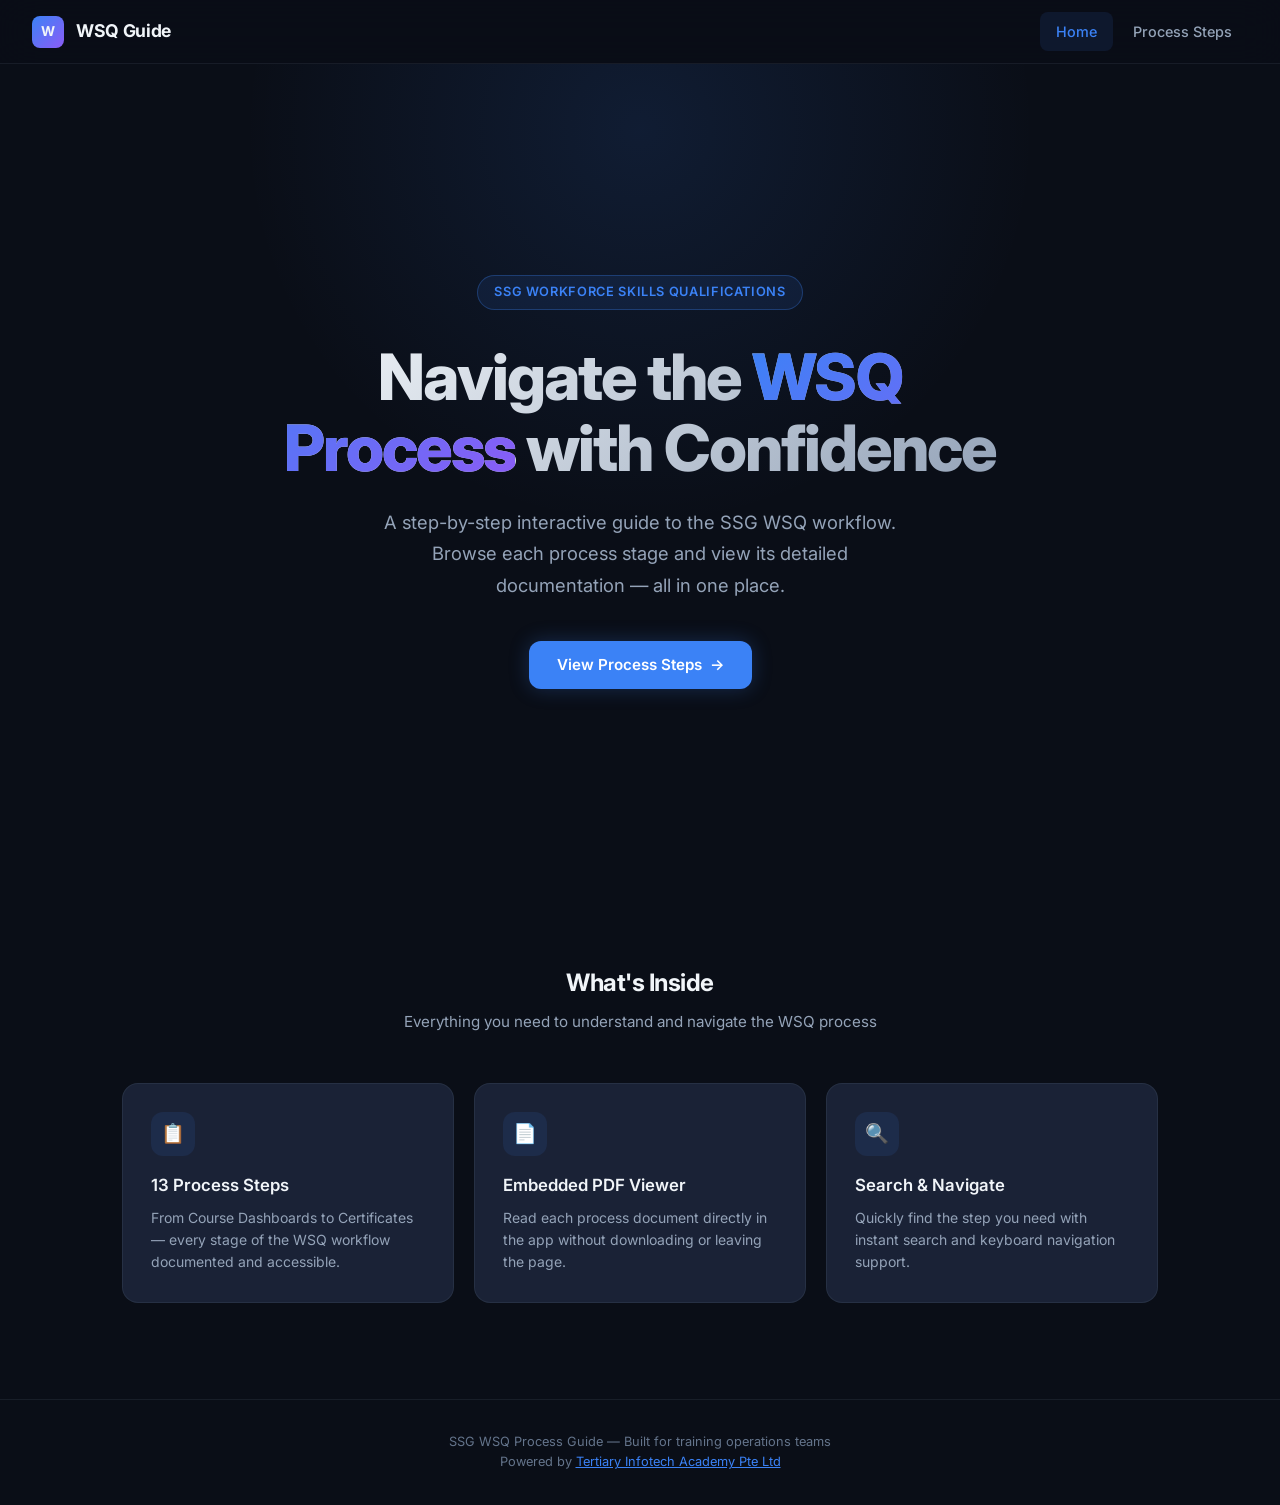
<file: index.html>
<!DOCTYPE html>
<html lang="en">
<head>
  <meta charset="UTF-8">
  <meta name="viewport" content="width=device-width, initial-scale=1.0">
  <title>SSG WSQ Process Guide</title>
  <link rel="preconnect" href="https://fonts.googleapis.com">
  <link rel="preconnect" href="https://fonts.gstatic.com" crossorigin>
  <link href="https://fonts.googleapis.com/css2?family=Inter:wght@400;500;600;700;800&display=swap" rel="stylesheet">
  <link rel="stylesheet" href="css/styles.css">
</head>
<body>

  <!-- Navbar -->
  <nav class="navbar" role="navigation" aria-label="Main navigation">
    <a href="index.html" class="navbar-brand">
      <div class="logo-icon">W</div>
      <span>WSQ Guide</span>
    </a>
    <div class="navbar-links">
      <a href="index.html" class="active">Home</a>
      <a href="steps.html">Process Steps</a>
    </div>
  </nav>

  <!-- Hero -->
  <section class="hero">
    <div class="hero-content">
      <div class="hero-badge">SSG Workforce Skills Qualifications</div>
      <h1>Navigate the <span>WSQ Process</span> with Confidence</h1>
      <p>
        A step-by-step interactive guide to the SSG WSQ workflow. Browse each process stage and view its detailed documentation — all in one place.
      </p>
      <div class="hero-actions">
        <a href="steps.html" class="btn btn-primary">
          View Process Steps
          <span>&rarr;</span>
        </a>
      </div>
    </div>
  </section>

  <!-- Features -->
  <section class="features">
    <h2 class="features-title">What's Inside</h2>
    <p class="features-subtitle">Everything you need to understand and navigate the WSQ process</p>
    <div class="features-grid">
      <div class="feature-card">
        <div class="feature-icon">&#x1F4CB;</div>
        <h3>13 Process Steps</h3>
        <p>From Course Dashboards to Certificates — every stage of the WSQ workflow documented and accessible.</p>
      </div>
      <div class="feature-card">
        <div class="feature-icon">&#x1F4C4;</div>
        <h3>Embedded PDF Viewer</h3>
        <p>Read each process document directly in the app without downloading or leaving the page.</p>
      </div>
      <div class="feature-card">
        <div class="feature-icon">&#x1F50D;</div>
        <h3>Search & Navigate</h3>
        <p>Quickly find the step you need with instant search and keyboard navigation support.</p>
      </div>
    </div>
  </section>

  <!-- Footer -->
  <footer class="footer">
    SSG WSQ Process Guide &mdash; Built for training operations teams<br>
    Powered by <a href="https://www.tertiarycourses.com.sg" target="_blank" rel="noopener" style="color:var(--accent);text-decoration:underline;">Tertiary Infotech Academy Pte Ltd</a>
  </footer>

  <script src="js/app.js"></script>
</body>
</html>
</file>
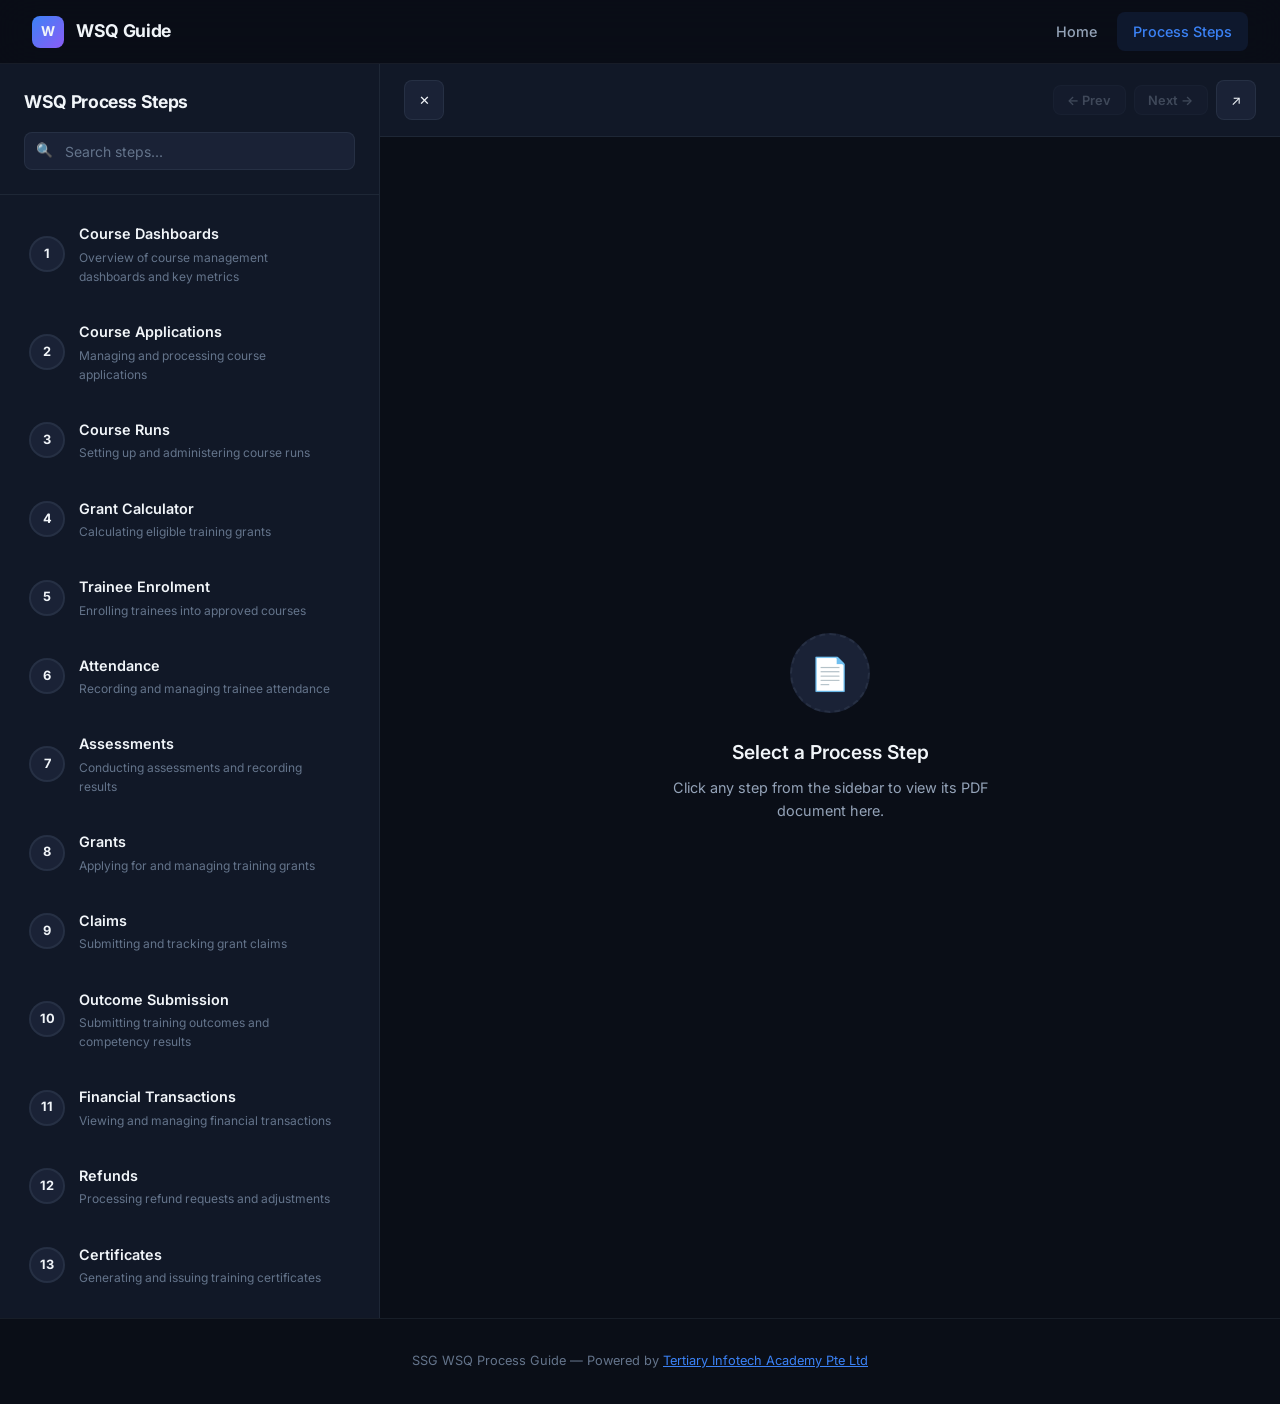
<file: steps.html>
<!DOCTYPE html>
<html lang="en">
<head>
  <meta charset="UTF-8">
  <meta name="viewport" content="width=device-width, initial-scale=1.0">
  <title>Process Steps — SSG WSQ Guide</title>
  <link rel="preconnect" href="https://fonts.googleapis.com">
  <link rel="preconnect" href="https://fonts.gstatic.com" crossorigin>
  <link href="https://fonts.googleapis.com/css2?family=Inter:wght@400;500;600;700;800&display=swap" rel="stylesheet">
  <link rel="stylesheet" href="css/styles.css">
</head>
<body>

  <!-- Navbar -->
  <nav class="navbar" role="navigation" aria-label="Main navigation">
    <a href="index.html" class="navbar-brand">
      <div class="logo-icon">W</div>
      <span>WSQ Guide</span>
    </a>
    <div class="navbar-links">
      <a href="index.html">Home</a>
      <a href="steps.html" class="active">Process Steps</a>
    </div>
  </nav>

  <!-- Main Layout: Sidebar + Viewer -->
  <main class="steps-layout">

    <!-- Sidebar -->
    <aside class="steps-sidebar" aria-label="Process steps list">
      <div class="sidebar-header">
        <h2>WSQ Process Steps</h2>
        <div class="search-box">
          <span class="search-icon">&#x1F50D;</span>
          <input
            type="text"
            id="search-input"
            placeholder="Search steps..."
            aria-label="Search process steps"
            autocomplete="off"
          >
        </div>
      </div>
      <div class="steps-list" id="steps-list" role="list" aria-label="Steps"></div>
    </aside>

    <!-- Viewer Panel -->
    <section class="viewer-panel" aria-label="PDF viewer">
      <div class="viewer-toolbar">
        <div class="viewer-toolbar-left">
          <button class="btn-icon" id="btn-close" title="Close document" aria-label="Close document">&#x2715;</button>
          <div>
            <div class="viewer-toolbar-title" id="viewer-title"></div>
            <div class="viewer-toolbar-step" id="viewer-step-label"></div>
          </div>
        </div>
        <div class="viewer-toolbar-right">
          <div class="nav-buttons">
            <button class="nav-btn" id="btn-prev" disabled aria-label="Previous step">&larr; Prev</button>
            <button class="nav-btn" id="btn-next" disabled aria-label="Next step">Next &rarr;</button>
          </div>
          <button class="btn-icon" id="btn-open-tab" title="Open in new tab" aria-label="Open in new tab">&#x2197;</button>
        </div>
      </div>
      <div class="viewer-content" id="viewer-content">
        <div class="empty-state">
          <div class="empty-state-icon">&#x1F4C4;</div>
          <h3>Select a Process Step</h3>
          <p>Click any step from the sidebar to view its PDF document here.</p>
        </div>
      </div>
    </section>

  </main>

  <footer class="footer" style="grid-column:1/-1;">
    SSG WSQ Process Guide &mdash; Powered by <a href="https://www.tertiarycourses.com.sg" target="_blank" rel="noopener" style="color:var(--accent);text-decoration:underline;">Tertiary Infotech Academy Pte Ltd</a>
  </footer>

  <script src="js/app.js"></script>
  <script src="js/steps.js"></script>
</body>
</html>
</file>
<file: css/styles.css>
/* ===== CSS Variables ===== */
:root {
  --bg-primary: #0a0e17;
  --bg-secondary: #111827;
  --bg-card: #1a2236;
  --bg-card-hover: #1f2a42;
  --bg-glass: rgba(26, 34, 54, 0.7);
  --bg-modal-overlay: rgba(0, 0, 0, 0.75);
  --accent: #3b82f6;
  --accent-hover: #60a5fa;
  --accent-glow: rgba(59, 130, 246, 0.25);
  --accent-subtle: rgba(59, 130, 246, 0.1);
  --text-primary: #f1f5f9;
  --text-secondary: #94a3b8;
  --text-muted: #64748b;
  --border: rgba(148, 163, 184, 0.1);
  --border-accent: rgba(59, 130, 246, 0.3);
  --radius-sm: 8px;
  --radius-md: 12px;
  --radius-lg: 16px;
  --radius-xl: 24px;
  --shadow-sm: 0 2px 8px rgba(0, 0, 0, 0.2);
  --shadow-md: 0 4px 16px rgba(0, 0, 0, 0.3);
  --shadow-lg: 0 8px 32px rgba(0, 0, 0, 0.4);
  --shadow-glow: 0 0 20px var(--accent-glow);
  --transition: 0.3s cubic-bezier(0.4, 0, 0.2, 1);
  --font-sans: 'Inter', -apple-system, BlinkMacSystemFont, 'Segoe UI', sans-serif;
  --font-mono: 'JetBrains Mono', 'Fira Code', monospace;
}

/* ===== Reset & Base ===== */
*, *::before, *::after {
  margin: 0;
  padding: 0;
  box-sizing: border-box;
}

html {
  scroll-behavior: smooth;
}

body {
  font-family: var(--font-sans);
  background: var(--bg-primary);
  color: var(--text-primary);
  line-height: 1.6;
  min-height: 100vh;
  -webkit-font-smoothing: antialiased;
}

a {
  color: inherit;
  text-decoration: none;
}

button {
  font-family: inherit;
  cursor: pointer;
  border: none;
  background: none;
  color: inherit;
}

/* ===== Top Navigation Bar ===== */
.navbar {
  position: sticky;
  top: 0;
  z-index: 100;
  background: rgba(10, 14, 23, 0.85);
  backdrop-filter: blur(20px);
  -webkit-backdrop-filter: blur(20px);
  border-bottom: 1px solid var(--border);
  padding: 0 2rem;
  height: 64px;
  display: flex;
  align-items: center;
  justify-content: space-between;
}

.navbar-brand {
  display: flex;
  align-items: center;
  gap: 0.75rem;
  font-weight: 700;
  font-size: 1.1rem;
  letter-spacing: -0.02em;
}

.navbar-brand .logo-icon {
  width: 32px;
  height: 32px;
  background: linear-gradient(135deg, var(--accent), #8b5cf6);
  border-radius: var(--radius-sm);
  display: flex;
  align-items: center;
  justify-content: center;
  font-size: 0.85rem;
}

.navbar-links {
  display: flex;
  align-items: center;
  gap: 0.25rem;
}

.navbar-links a {
  padding: 0.5rem 1rem;
  border-radius: var(--radius-sm);
  font-size: 0.9rem;
  font-weight: 500;
  color: var(--text-secondary);
  transition: var(--transition);
}

.navbar-links a:hover,
.navbar-links a.active {
  color: var(--text-primary);
  background: var(--accent-subtle);
}

.navbar-links a.active {
  color: var(--accent);
}

/* ===== Hero Section (Landing) ===== */
.hero {
  min-height: calc(100vh - 64px);
  display: flex;
  align-items: center;
  justify-content: center;
  text-align: center;
  padding: 4rem 2rem;
  position: relative;
  overflow: hidden;
}

.hero::before {
  content: '';
  position: absolute;
  top: -40%;
  left: 50%;
  transform: translateX(-50%);
  width: 800px;
  height: 800px;
  background: radial-gradient(circle, var(--accent-glow), transparent 70%);
  pointer-events: none;
  opacity: 0.5;
}

.hero-content {
  position: relative;
  max-width: 720px;
}

.hero-badge {
  display: inline-flex;
  align-items: center;
  gap: 0.5rem;
  padding: 0.4rem 1rem;
  border-radius: 9999px;
  border: 1px solid var(--border-accent);
  background: var(--accent-subtle);
  font-size: 0.8rem;
  font-weight: 600;
  color: var(--accent);
  margin-bottom: 2rem;
  letter-spacing: 0.05em;
  text-transform: uppercase;
}

.hero h1 {
  font-size: clamp(2.5rem, 6vw, 4rem);
  font-weight: 800;
  letter-spacing: -0.03em;
  line-height: 1.1;
  margin-bottom: 1.5rem;
  background: linear-gradient(135deg, var(--text-primary), var(--text-secondary));
  -webkit-background-clip: text;
  -webkit-text-fill-color: transparent;
  background-clip: text;
}

.hero h1 span {
  background: linear-gradient(135deg, var(--accent), #8b5cf6);
  -webkit-background-clip: text;
  -webkit-text-fill-color: transparent;
  background-clip: text;
}

.hero p {
  font-size: 1.15rem;
  color: var(--text-secondary);
  max-width: 540px;
  margin: 0 auto 2.5rem;
  line-height: 1.7;
}

.hero-actions {
  display: flex;
  gap: 1rem;
  justify-content: center;
  flex-wrap: wrap;
}

/* ===== Buttons ===== */
.btn {
  display: inline-flex;
  align-items: center;
  gap: 0.5rem;
  padding: 0.75rem 1.75rem;
  border-radius: var(--radius-md);
  font-size: 0.95rem;
  font-weight: 600;
  transition: var(--transition);
  white-space: nowrap;
}

.btn-primary {
  background: var(--accent);
  color: #fff;
  box-shadow: var(--shadow-glow);
}

.btn-primary:hover {
  background: var(--accent-hover);
  box-shadow: 0 0 30px var(--accent-glow);
  transform: translateY(-2px);
}

.btn-secondary {
  background: var(--bg-card);
  color: var(--text-primary);
  border: 1px solid var(--border);
}

.btn-secondary:hover {
  background: var(--bg-card-hover);
  border-color: var(--border-accent);
  transform: translateY(-2px);
}

.btn-ghost {
  color: var(--text-secondary);
  padding: 0.5rem 1rem;
}

.btn-ghost:hover {
  color: var(--text-primary);
  background: var(--accent-subtle);
}

.btn-icon {
  width: 40px;
  height: 40px;
  padding: 0;
  display: flex;
  align-items: center;
  justify-content: center;
  border-radius: var(--radius-sm);
  background: var(--bg-card);
  border: 1px solid var(--border);
  transition: var(--transition);
}

.btn-icon:hover {
  background: var(--bg-card-hover);
  border-color: var(--border-accent);
}

/* ===== Features Grid (Landing) ===== */
.features {
  padding: 4rem 2rem 6rem;
  max-width: 1100px;
  margin: 0 auto;
}

.features-title {
  text-align: center;
  font-size: 1.5rem;
  font-weight: 700;
  margin-bottom: 0.5rem;
  letter-spacing: -0.02em;
}

.features-subtitle {
  text-align: center;
  color: var(--text-secondary);
  margin-bottom: 3rem;
  font-size: 0.95rem;
}

.features-grid {
  display: grid;
  grid-template-columns: repeat(auto-fit, minmax(300px, 1fr));
  gap: 1.25rem;
}

.feature-card {
  background: var(--bg-card);
  border: 1px solid var(--border);
  border-radius: var(--radius-lg);
  padding: 1.75rem;
  transition: var(--transition);
}

.feature-card:hover {
  border-color: var(--border-accent);
  transform: translateY(-4px);
  box-shadow: var(--shadow-md);
}

.feature-icon {
  width: 44px;
  height: 44px;
  border-radius: var(--radius-md);
  background: var(--accent-subtle);
  display: flex;
  align-items: center;
  justify-content: center;
  font-size: 1.2rem;
  margin-bottom: 1rem;
}

.feature-card h3 {
  font-size: 1.05rem;
  font-weight: 600;
  margin-bottom: 0.5rem;
}

.feature-card p {
  font-size: 0.875rem;
  color: var(--text-secondary);
  line-height: 1.6;
}

/* ===== Steps Page Layout ===== */
.steps-layout {
  display: grid;
  grid-template-columns: 380px 1fr;
  min-height: calc(100vh - 64px);
}

.steps-sidebar {
  background: var(--bg-secondary);
  border-right: 1px solid var(--border);
  display: flex;
  flex-direction: column;
  overflow: hidden;
}

.sidebar-header {
  padding: 1.5rem;
  border-bottom: 1px solid var(--border);
}

.sidebar-header h2 {
  font-size: 1.1rem;
  font-weight: 700;
  margin-bottom: 1rem;
  letter-spacing: -0.02em;
}

.search-box {
  position: relative;
}

.search-box input {
  width: 100%;
  padding: 0.6rem 1rem 0.6rem 2.5rem;
  border-radius: var(--radius-sm);
  border: 1px solid var(--border);
  background: var(--bg-card);
  color: var(--text-primary);
  font-size: 0.875rem;
  font-family: inherit;
  transition: var(--transition);
  outline: none;
}

.search-box input:focus {
  border-color: var(--accent);
  box-shadow: 0 0 0 3px var(--accent-glow);
}

.search-box input::placeholder {
  color: var(--text-muted);
}

.search-box .search-icon {
  position: absolute;
  left: 0.75rem;
  top: 50%;
  transform: translateY(-50%);
  color: var(--text-muted);
  font-size: 0.85rem;
  pointer-events: none;
}

.steps-list {
  flex: 1;
  overflow-y: auto;
  padding: 0.75rem;
}

.steps-list::-webkit-scrollbar {
  width: 6px;
}

.steps-list::-webkit-scrollbar-track {
  background: transparent;
}

.steps-list::-webkit-scrollbar-thumb {
  background: var(--border);
  border-radius: 3px;
}

.step-item {
  display: flex;
  align-items: center;
  gap: 0.875rem;
  padding: 0.875rem 1rem;
  border-radius: var(--radius-md);
  cursor: pointer;
  transition: var(--transition);
  margin-bottom: 0.25rem;
  border: 1px solid transparent;
}

.step-item:hover {
  background: var(--bg-card);
  border-color: var(--border);
}

.step-item.active {
  background: var(--accent-subtle);
  border-color: var(--border-accent);
}

.step-number {
  width: 36px;
  height: 36px;
  border-radius: 50%;
  background: var(--bg-card);
  border: 2px solid var(--border);
  display: flex;
  align-items: center;
  justify-content: center;
  font-size: 0.8rem;
  font-weight: 700;
  flex-shrink: 0;
  transition: var(--transition);
}

.step-item.active .step-number {
  background: var(--accent);
  border-color: var(--accent);
  color: #fff;
  box-shadow: var(--shadow-glow);
}

.step-item:hover .step-number {
  border-color: var(--accent);
}

.step-info {
  flex: 1;
  min-width: 0;
}

.step-title {
  font-size: 0.9rem;
  font-weight: 600;
  white-space: nowrap;
  overflow: hidden;
  text-overflow: ellipsis;
}

.step-desc {
  font-size: 0.75rem;
  color: var(--text-muted);
  margin-top: 0.15rem;
}

.step-item.active .step-title {
  color: var(--accent);
}

.step-arrow {
  color: var(--text-muted);
  font-size: 0.85rem;
  opacity: 0;
  transition: var(--transition);
}

.step-item:hover .step-arrow,
.step-item.active .step-arrow {
  opacity: 1;
}

/* ===== Viewer Panel ===== */
.viewer-panel {
  display: flex;
  flex-direction: column;
  background: var(--bg-primary);
}

.viewer-toolbar {
  display: flex;
  align-items: center;
  justify-content: space-between;
  padding: 1rem 1.5rem;
  border-bottom: 1px solid var(--border);
  background: var(--bg-secondary);
  min-height: 60px;
}

.viewer-toolbar-left {
  display: flex;
  align-items: center;
  gap: 1rem;
}

.viewer-toolbar-title {
  font-size: 0.95rem;
  font-weight: 600;
}

.viewer-toolbar-step {
  font-size: 0.8rem;
  color: var(--text-muted);
}

.viewer-toolbar-right {
  display: flex;
  align-items: center;
  gap: 0.5rem;
}

.viewer-content {
  flex: 1;
  display: flex;
  align-items: center;
  justify-content: center;
  position: relative;
}

.viewer-content iframe,
.viewer-content embed {
  width: 100%;
  height: 100%;
  border: none;
}

/* ===== Empty State ===== */
.empty-state {
  display: flex;
  flex-direction: column;
  align-items: center;
  justify-content: center;
  text-align: center;
  padding: 3rem;
  height: 100%;
}

.empty-state-icon {
  width: 80px;
  height: 80px;
  border-radius: 50%;
  background: var(--bg-card);
  border: 2px dashed var(--border);
  display: flex;
  align-items: center;
  justify-content: center;
  font-size: 2rem;
  margin-bottom: 1.5rem;
  color: var(--text-muted);
}

.empty-state h3 {
  font-size: 1.2rem;
  font-weight: 600;
  margin-bottom: 0.5rem;
}

.empty-state p {
  color: var(--text-secondary);
  font-size: 0.9rem;
  max-width: 320px;
}

/* ===== Loading State ===== */
.loading-overlay {
  position: absolute;
  inset: 0;
  display: flex;
  align-items: center;
  justify-content: center;
  background: var(--bg-primary);
  z-index: 5;
  transition: opacity 0.3s;
}

.loading-overlay.hidden {
  opacity: 0;
  pointer-events: none;
}

.spinner {
  width: 40px;
  height: 40px;
  border: 3px solid var(--border);
  border-top-color: var(--accent);
  border-radius: 50%;
  animation: spin 0.8s linear infinite;
}

@keyframes spin {
  to { transform: rotate(360deg); }
}

/* ===== PDF Viewer Standalone Page ===== */
.viewer-page {
  min-height: 100vh;
  display: flex;
  flex-direction: column;
}

.viewer-page .viewer-content {
  flex: 1;
}

.viewer-page iframe {
  width: 100%;
  height: 100%;
  border: none;
}

/* ===== Navigation Buttons (Prev/Next) ===== */
.nav-buttons {
  display: flex;
  gap: 0.5rem;
}

.nav-btn {
  padding: 0.4rem 0.85rem;
  font-size: 0.8rem;
  font-weight: 600;
  border-radius: var(--radius-sm);
  background: var(--bg-card);
  border: 1px solid var(--border);
  color: var(--text-secondary);
  transition: var(--transition);
  display: inline-flex;
  align-items: center;
  gap: 0.35rem;
}

.nav-btn:hover:not(:disabled) {
  background: var(--bg-card-hover);
  border-color: var(--border-accent);
  color: var(--text-primary);
}

.nav-btn:disabled {
  opacity: 0.35;
  cursor: not-allowed;
}

/* ===== Footer ===== */
.footer {
  padding: 2rem;
  text-align: center;
  color: var(--text-muted);
  font-size: 0.8rem;
  border-top: 1px solid var(--border);
}

/* ===== Animations ===== */
@keyframes fadeInUp {
  from {
    opacity: 0;
    transform: translateY(20px);
  }
  to {
    opacity: 1;
    transform: translateY(0);
  }
}

.animate-in {
  animation: fadeInUp 0.5s ease forwards;
  opacity: 0;
}

/* ===== Responsive ===== */
@media (max-width: 1024px) {
  .steps-layout {
    grid-template-columns: 1fr;
    grid-template-rows: auto 1fr;
  }

  .steps-sidebar {
    max-height: 45vh;
    border-right: none;
    border-bottom: 1px solid var(--border);
  }

  .viewer-panel {
    min-height: 55vh;
  }
}

@media (max-width: 768px) {
  .navbar {
    padding: 0 1rem;
  }

  .hero {
    padding: 3rem 1.5rem;
  }

  .hero h1 {
    font-size: 2rem;
  }

  .hero p {
    font-size: 1rem;
  }

  .features {
    padding: 3rem 1.5rem;
  }

  .features-grid {
    grid-template-columns: 1fr;
  }

  .steps-sidebar {
    max-height: 40vh;
  }

  .viewer-toolbar {
    flex-wrap: wrap;
    gap: 0.75rem;
    padding: 0.75rem 1rem;
  }

  .step-item {
    padding: 0.75rem;
  }
}

@media (max-width: 480px) {
  .hero-actions {
    flex-direction: column;
    align-items: center;
  }

  .btn {
    width: 100%;
    justify-content: center;
  }

  .navbar-links a {
    padding: 0.5rem 0.6rem;
    font-size: 0.8rem;
  }
}
</file>
